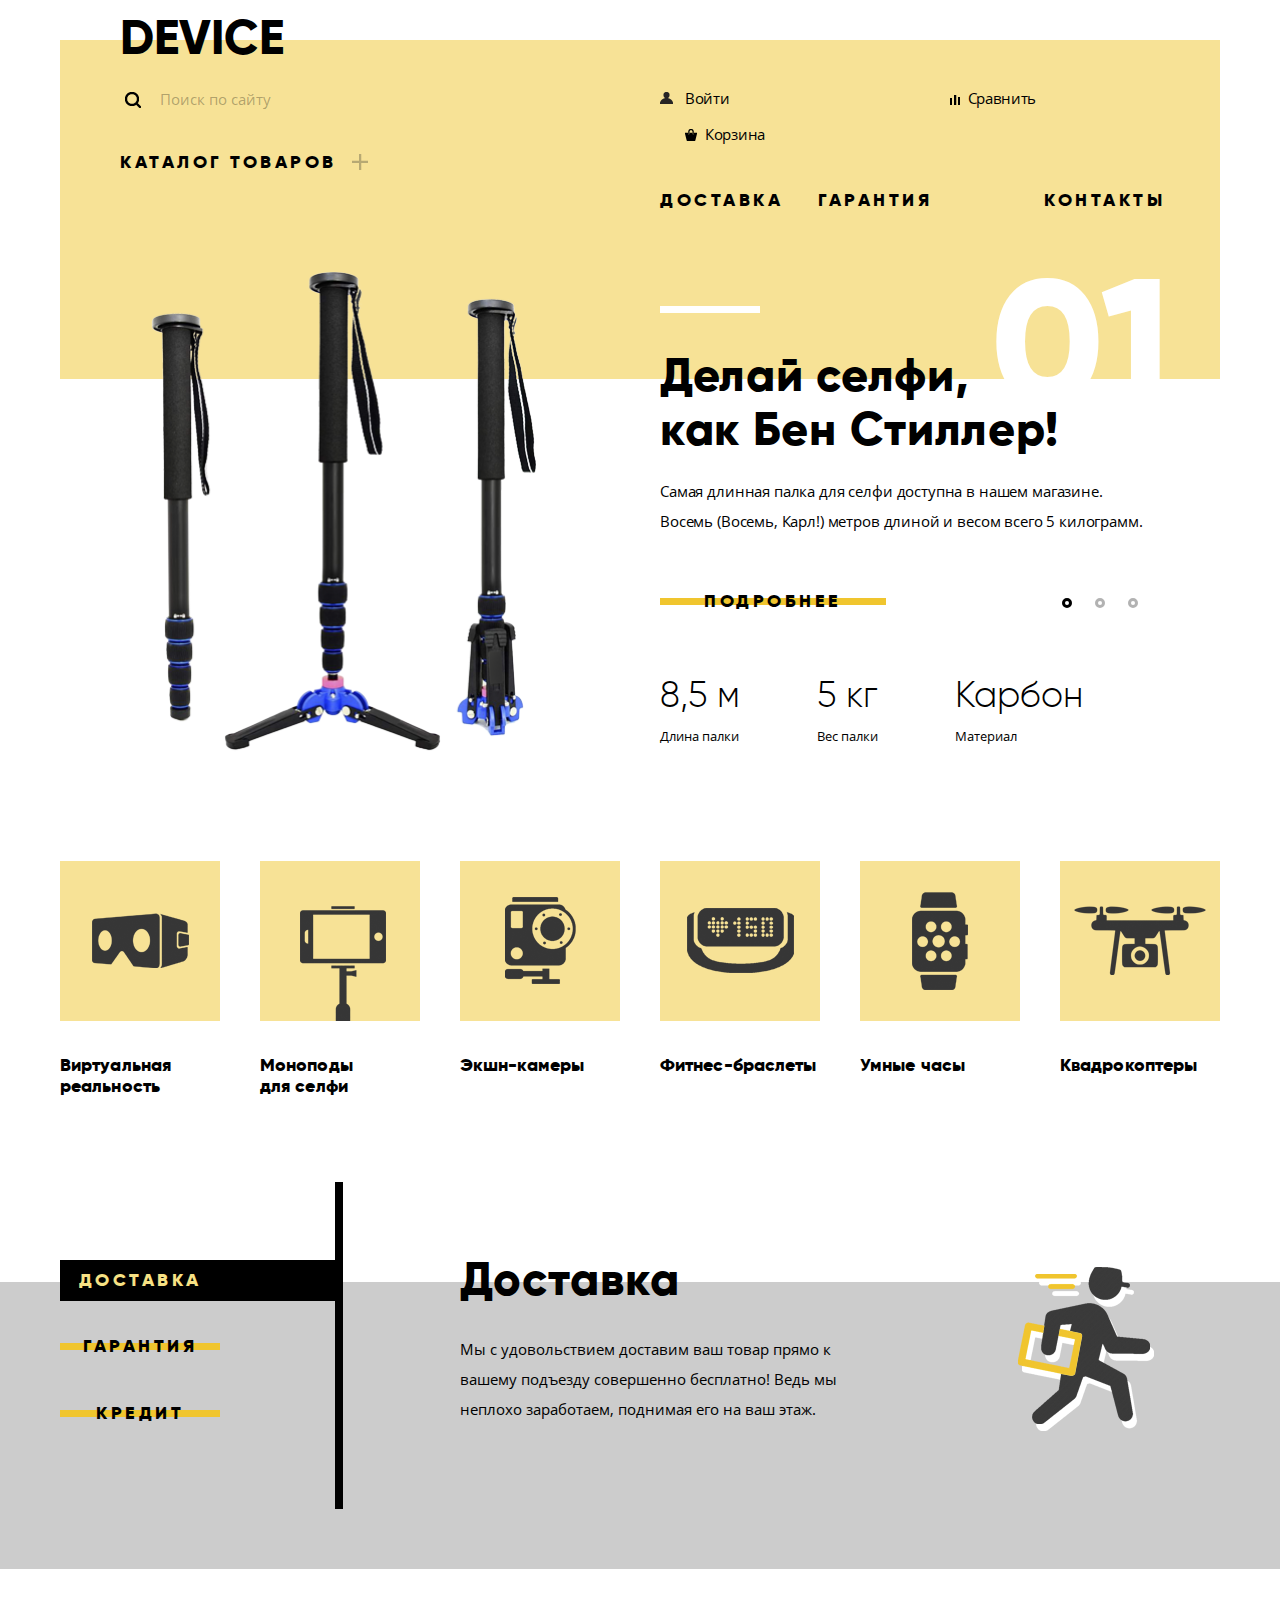
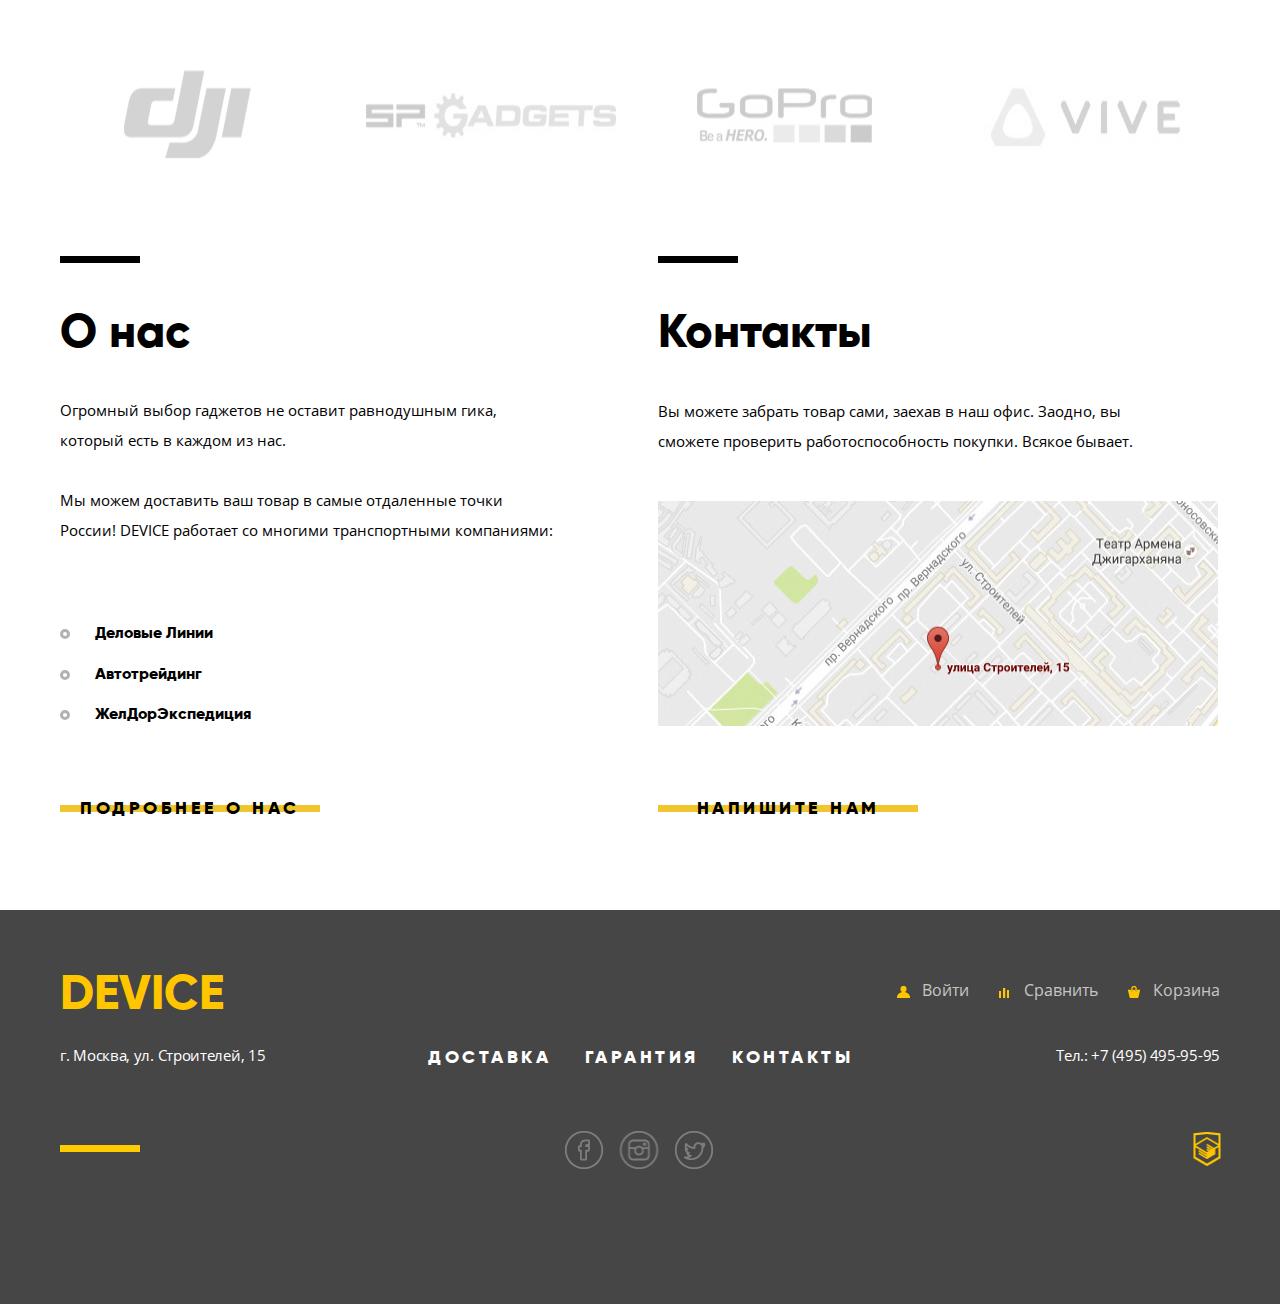
<file: index.html>
<!DOCTYPE html>
<html lang="ru">

<head>
    <meta charset="utf-8">
    <title>Девайс - главная</title>
    <link rel="stylesheet" href="css/normalize-compressed.css">
    <link rel="stylesheet" href="./css/main-compressed.css">
</head>

<body>
    <div class="page-container">
        <header class="page-header">
            <a class="page-header__logo">DEVICE</a>

            <div class="page-header__container">
                <section class="page-header__left">

                    <div class="search">
                        <form class="search-form">
                            <input type="search" placeholder="Поиск по сайту">
                            <a href="#" class="search-btn">Найти</a>
                        </form>
                    </div>

                    <div class="goods-catalog">
                        <h3 class="catalog-h__container">
                            <a href="catalog.html" class="catalog-h">Каталог товаров</a>
                        </h3>
                        <ul class="sub-nav">
                            <li class="sub-nav__catalog-item">
                                <a href="#">Виртуальная реальность</a>
                            </li>
                            <li class="sub-nav__catalog-item">
                                <a href="#">Фитнес-браслеты</a>
                            </li>
                            <li class="sub-nav__catalog-item">
                                <a href="#">Квадрокоптеры</a>
                            </li>
                            <li class="sub-nav__catalog-item">
                                <a href="#">Моноподы для селфи</a>
                            </li>
                            <li class="sub-nav__catalog-item">
                                <a href="#">Умные часы</a>
                            </li>
                            <li class="sub-nav__catalog-item">
                                <a href="#">Экшн-камеры</a>
                            </li>
                        </ul>
                    </div>
                </section>

                <section class="page-header__right">

                    <ul class="user-actions__list">
                        <li class="user-actions__item login">
                            <a href="#">Войти</a>
                        </li>
                        <li class="user-actions__item compare">
                            <a href="#">Сравнить</a>
                        </li>
                        <li class="user-actions__item cart">
                            <a href="#">Корзина</a>
                        </li>
                    </ul>

                    <nav class="page-header__menu">
                        <ul class="page-header__menu-list">
                            <li class="page-header__menu-item active">
                                <a href="#">ДОСТАВКА</a>
                            </li>
                            <li class="page-header__menu-item">
                                <a href="#">ГАРАНТИЯ</a>
                            </li>
                            <li class="page-header__menu-item">
                                <a href="#">КОНТАКТЫ</a>
                            </li>
                        </ul>
                    </nav>
                </section>
            </div>
        </header>
    </div>
    <!--container -->


    <main>
        <div class="page-container">
            <div class="slides-block">

                <div class="item-description active">
                    <div class="img-container">
                        <img src="img/slider-1.png" alt="selfie-pod" width="385" height="485">
                    </div>
                    <div class="item-description__text">
                        <h2>Делай селфи, <br /> как Бен Стиллер!</h2>
                        <p>
                            Самая длинная палка для селфи доступна в нашем магазине.<br /> Восемь (Восемь, Карл!) метров длиной и весом всего 5 килограмм.
                        </p>

                        <div class="slider-control">
                            <a href="#" class="btn narrow">ПОДРОБНЕЕ</a>

                            <ul class="slider-switch__list">
                                <li class="slider-switch__list-item active"></li>
                                <li class="slider-switch__list-item"></li>
                                <li class="slider-switch__list-item"></li>
                            </ul>
                        </div>

                        <ul class="feature__list">
                            <li class="feature__list-item">
                                <span class="feature-name">8,5 м</span>
                                <span class="feature-name__sub">Длина палки</span>
                            </li>
                            <li class="feature__list-item">
                                <span class="feature-name">5 кг</span>
                                <span class="feature-name__sub">Вес палки</span>
                            </li>
                            <li class="feature__list-item">
                                <span class="feature-name">Карбон</span>
                                <span class="feature-name__sub">Материал</span>
                            </li>
                        </ul>
                    </div>
                </div>

                <div class="item-description">
                    <div class="img-container">
                        <img src="img/slider-2.png" alt="fitness-clock" width="345" height="485">
                    </div>
                    <div class="item-description__text">
                        <h2>
                            Худеем правильно!
                        </h2>
                        <p>
                            Мотивирующие фитнес-браслеты помогут найти в себе силы не пропускать занятия и соблюдать диету.
                        </p>

                        <div class="slider-control">
                            <a href="#" class="btn narrow">ПОДРОБНЕЕ</a>

                            <ul class="slider-switch__list">
                                <li class="slider-switch__list-item"></li>
                                <li class="slider-switch__list-item active"></li>
                                <li class="slider-switch__list-item"></li>
                            </ul>
                        </div>

                        <ul class="feature__list">
                            <li class="feature__list-item">
                                <span class="feature-name">48 часов</span>
                                <span class="feature-name__sub">Без подзарядки</span>
                            </li>
                        </ul>
                    </div>
                </div>

                <div class="item-description">
                    <div class="img-container">
                        <img src="img/slider-3.png" alt="copter" width="525" height="335">
                    </div>
                    <div class="item-description__text">
                        <h2>
                            Порхает как бабочка, жалит как пчела
                        </h2>
                        <p>
                            Этот обычный, на первый взгляд, квадрокоптер оснащен мощным лазером, замаскированным под стандартную камеру.
                        </p>

                        <div class="slider-control">
                            <a href="#" class="btn narrow">ПОДРОБНЕЕ</a>

                            <ul class="slider-switch__list">
                                <li class="slider-switch__list-item"></li>
                                <li class="slider-switch__list-item"></li>
                                <li class="slider-switch__list-item active"></li>
                            </ul>
                        </div>

                        <ul class="feature__list">
                            <li class="feature__list-item">
                                <span class="feature-name">800 м</span>
                                <span class="feature-name__sub">Дальность полета</span>
                            </li>
                            <li class="feature__list-item">
                                <span class="feature-name">50 м</span>
                                <span class="feature-name__sub">Радиус поражения</span>
                            </li>
                        </ul>

                    </div>
                </div>
            </div>

            <div class="popular">
                <a href="./catalog.html" class="popular-item__container">
                    <div class="popular-item"></div>
                    <span>Виртуальная реальность</span>
                </a>

                <a href="./catalog.html" class="popular-item__container">
                    <div class="popular-item"></div>
                    <span>Моноподы <br />для селфи</span>
                </a>

                <a href="./catalog.html" class="popular-item__container">
                    <div class="popular-item"></div>
                    <span>Экшн-камеры</span>
                </a>

                <a href="./catalog.html" class="popular-item__container">
                    <div class="popular-item"></div>
                    <span>Фитнес-браслеты</span>
                </a>

                <a href="./catalog.html" class="popular-item__container">
                    <div class="popular-item"></div>
                    <span>Умные часы</span>
                </a>

                <a href="./catalog.html" class="popular-item__container">
                    <div class="popular-item"></div>
                    <span>Квадрокоптеры</span>
                </a>
            </div>

            <!-- container close -->

            <div class="services">
                <div class="services-container">
                    <ul class="services-menu__list">
                        <li class="services-menu__list-item active">
                            <a href="#" class="btn">ДОСТАВКА</a>
                        </li>
                        <li class="services-menu__list-item">
                            <a href="#" class="btn">ГАРАНТИЯ</a>
                        </li>
                        <li class="services-menu__list-item">
                            <a href="#" class="btn">КРЕДИТ</a>
                        </li>
                    </ul>

                    <div class="service-item active">
                        <h2>
                            Доставка
                        </h2>
                        <p>
                            Мы с удовольствием доставим ваш товар прямо к вашему подъезду совершенно бесплатно! Ведь мы неплохо заработаем, поднимая его на ваш этаж.
                        </p>
                    </div>

                    <div class="service-item">
                        <h2>
                            Гарантия
                        </h2>
                        <p>
                            Если из-за возгарания купленного у нас товара у вас сгорит дом - не переживайте, мы выдадим вам новый. Товар, не дом, конечно же.
                        </p>
                    </div>

                    <div class="service-item">
                        <h2>
                            Кредит
                        </h2>
                        <p>
                            Залезть в долговую яму стало проще! Кредитные консультанты подберут для вас наиболее выгодные условия кредита. Выгодные для нашего банка, разумеется.
                        </p>
                    </div>
                </div>
            </div>

            <div class="partners">
                <a href="#" class="img-container">
                    <img src="img/logo-1.png" alt="dji" width="260" height="120">
                </a>
                <a href="#" class="img-container">
                    <img src="img/logo-2.png" alt="sp gadgets" width="260" height="120">
                </a>
                <a href="#" class="img-container">
                    <img src="img/logo-3.png" alt="goPro" width="260" height="120">
                </a>
                <a href="#" class="img-container">
                    <img src="img/logo-4.png" alt="vive" width="260" height="120">
                </a>
            </div>

            <div class="about-us">
                <h2>
                    О нас
                </h2>
                <p>
                    Огромный выбор гаджетов не оставит равнодушным гика, который есть в каждом из нас.
                </p>
                <p>
                    Мы можем доставить ваш товар в самые отдаленные точки России! DEVICE работает со многими транспортными компаниями:
                </p>
                <ul class="delivery-partners__list">
                    <li class="delivery-partners__list-item">Деловые Линии</li>
                    <li class="delivery-partners__list-item">Автотрейдинг</li>
                    <li class="delivery-partners__list-item">ЖелДорЭкспедиция</li>
                </ul>
                <a href="#" class="btn">Подробнее о нас</a>
            </div>

            <div class="contacts">
                <h2>
                    Контакты
                </h2>
                <p>
                    Вы можете забрать товар сами, заехав в наш офис. Заодно, вы сможете проверить работоспособность покупки. Всякое бывает.
                </p>
                <a href="#" class="js-open-map">
                    <img src="img/map.jpg" alt="Adress on map: Stroiteley st., 15" width="560" height="225">
                </a>
                <a href="#" class="btn modal-open">Напишите нам</a>
            </div>
        </div>
    </main>

    <footer class="page-footer">
        <div class="container">
            <div class="page-footer__first-row">
                <div class="page-footer__logo">
                    <a href="#" class="logo">DEVICE</a>
                </div>

                <ul class="page-footer__user-actions-list">
                    <li class="page-footer__user-actions-list-item login">
                        <a href="#">Войти</a>
                    </li>
                    <li class="page-footer__user-actions-list-item compare">
                        <a href="#">Сравнить</a>
                    </li>
                    <li class="page-footer__user-actions-list-item cart">
                        <a href="#">Корзина</a>
                    </li>
                </ul>
            </div>

            <div class="page-footer__second-row">
                <div class="page-footer__adress">
                    <p>г. Москва, ул. Строителей, 15</p>
                </div>

                <ul class="page-footer__menu-list">
                    <li class="page-footer__menu-item">
                        <a href="#">ДОСТАВКА</a>
                    </li>
                    <li class="page-footer__menu-item">
                        <a href="#">ГАРАНТИЯ</a>
                    </li>
                    <li class="page-footer__menu-item">
                        <a href="#">КОНТАКТЫ</a>
                    </li>
                </ul>

                <div class="page-footer__phone">
                    <p>Тел.: +7 (495) 495-95-95</p>
                </div>
            </div>

            <div class="page-footer__third-row">
                <div class="page-footer__line"></div>

                <ul class="page-footer__social-list">
                    <li class="social fb">
                        <a href="#" title="Facebook">Facebook</a>
                    </li>
                    <li class="social inst">
                        <a href="#" title="Instagram">Instagram</a>
                    </li>
                    <li class="social twitter">
                        <a href="#" title="Twitter">Twitter</a>
                    </li>
                </ul>

                <a href="https://htmlacademy.ru/intensive/htmlcss" class="htmlacademy-logo" title="HTML Academy - Интенсив HTML/CSS">HTML Academy - Интенсив HTML/CSS</a>
            </div>
        </div>
    </footer>

    <div class="popup-form">
        <div class="close-window"></div>
        <form action="#">
            <div class="input-container">
                <label for="name">Ваше имя:</label>
                <input type="text" name="name" pattern="^[A-Za-zА-Яа-яЁё\s]+$" id="name" placeholder="Представьтесь, пожалуйста">
            </div>

            <div class="input-container">
                <label for="email">Ваш e-mail:</label>
                <input type="text" name="email" id="email" placeholder="Для отправки ответа">
            </div>

            <div class="input-container">
                <label for="message">Текст письма:</label>
                <textarea name="message" id="message" placeholder="В свободной форме" cols="105" rows="10"></textarea>
            </div>

            <button type="submit" class="btn">Отправить</button>
        </form>
    </div>
    <div class="modal-overlay"></div>


    <div class="modal-content-map">
        <div class="modal-content-close"></div>
        <iframe src="https://www.google.com/maps/embed?pb=!1m18!1m12!1m3!1d17989.651522353346!2d37.51062712447527!3d55.69409137180915!2m3!1f0!2f0!3f0!3m2!1i1024!2i768!4f13.1!3m3!1m2!1s0x46b54cf65f5c8955%3A0x694710ccd55501e!2z0YPQuy4g0KHRgtGA0L7QuNGC0LXQu9C10LksIDE1LCDQnNC-0YHQutCy0LAsIDExOTMxMQ!5e0!3m2!1sru!2sru!4v1494446292651" width="960" height="560" style="border:0" allowfullscreen></iframe>
        <div id="google-map"></div>
    </div>
    <div class="modal-overlay"></div>

    <script src="js/script-compressed.js"></script>
</body>

</html>
</file>
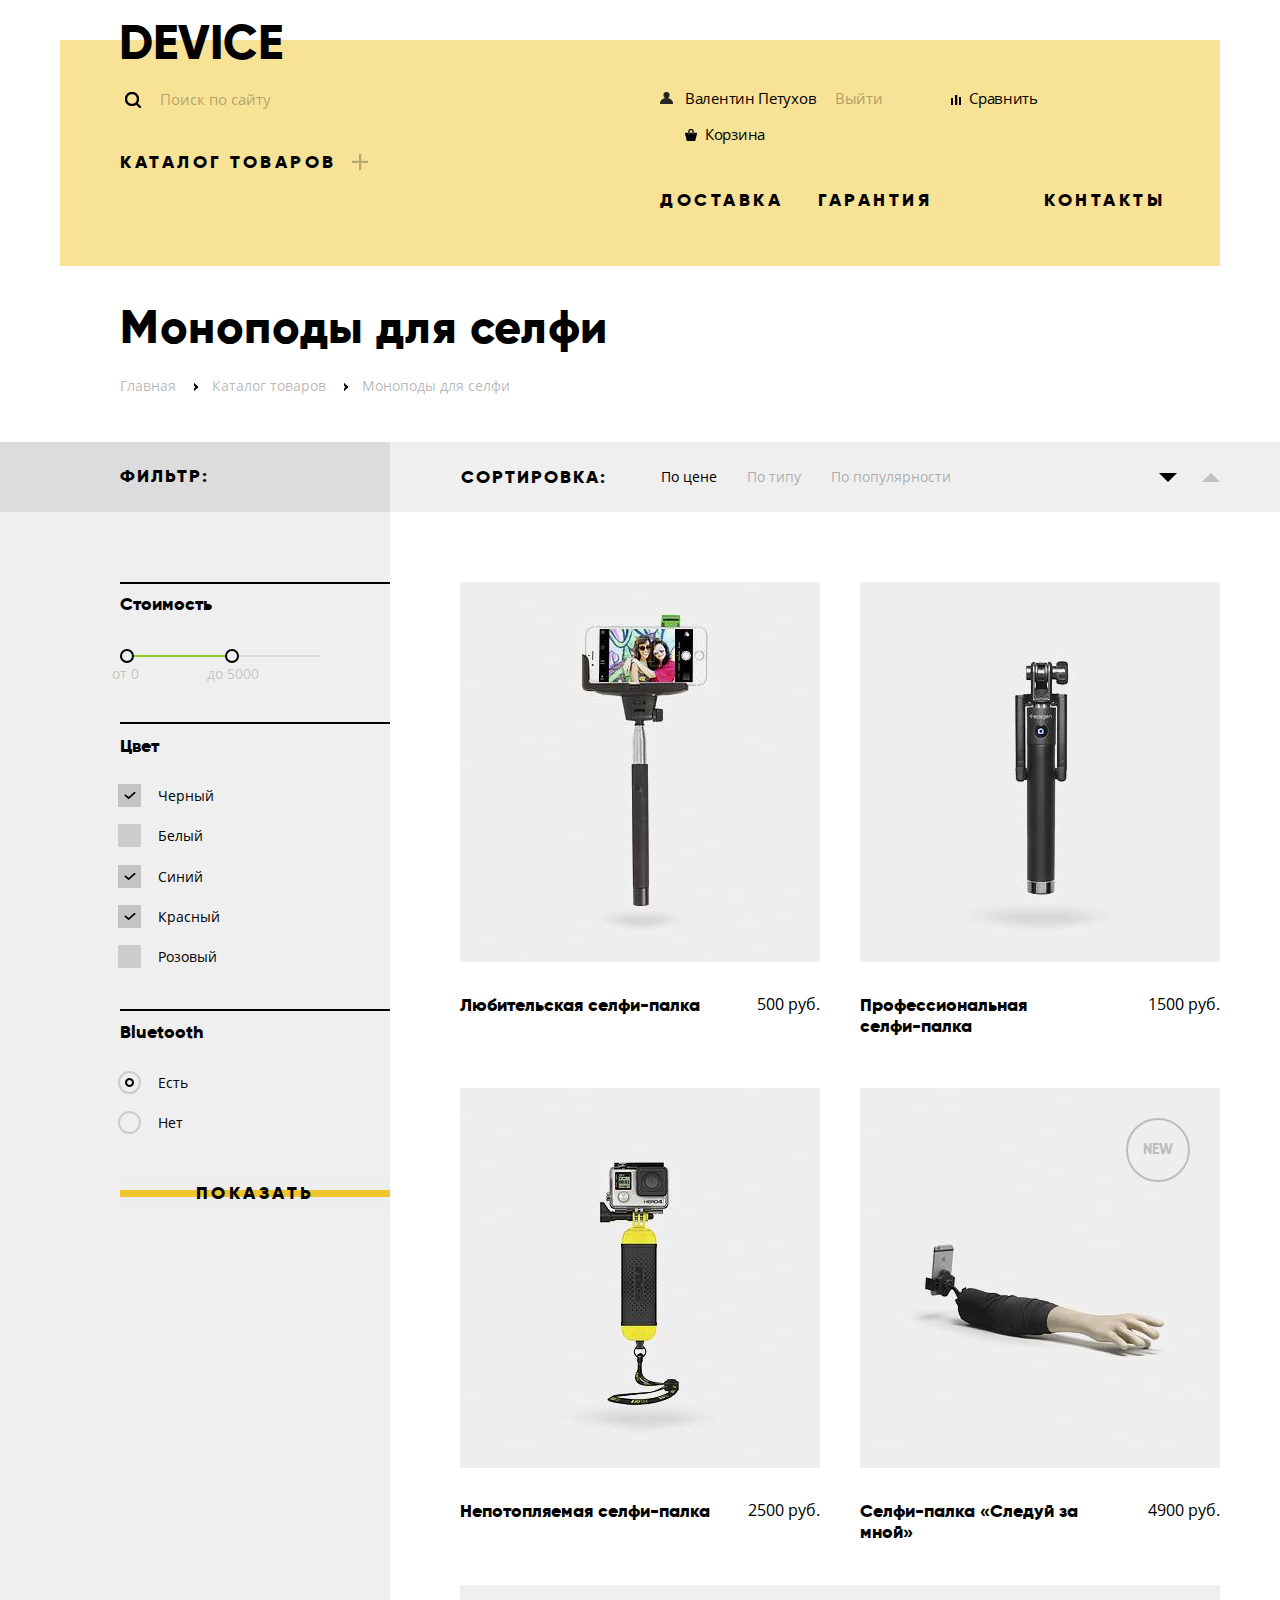
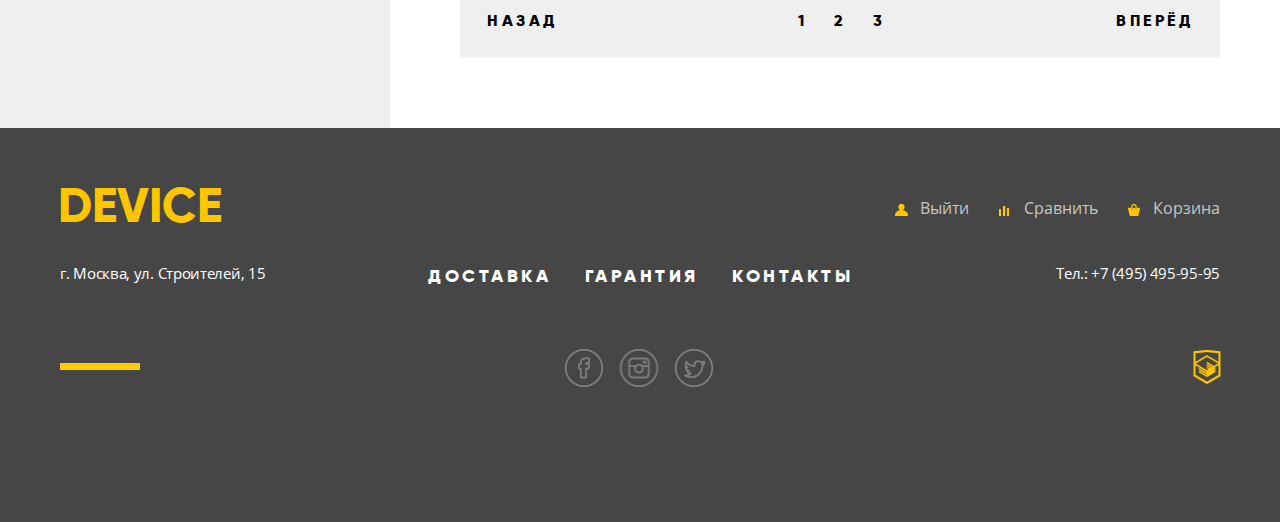
<file: catalog.html>
<!DOCTYPE html>
<html lang="ru">

<head>
    <meta charset="UTF-8">
    <title>Девайс - моноподы для селфи</title>
    <link rel="stylesheet" href="css/normalize-compressed.css">
    <link rel="stylesheet" href="./css/main-compressed.css">
</head>

<body>
    <div class="page-container">
        <header class="page-header page-header__catalog">
            <a href="./index.html" class="page-header__logo catalog__logo">DEVICE</a>

            <div class="page-header__container">
                <section class="page-header__left">

                    <div class="search">
                        <form class="search-form">
                            <input type="search" placeholder="Поиск по сайту">
                            <a href="#" class="search-btn">Найти</a>
                        </form>
                    </div>

                    <div class="goods-catalog">
                        <h3 class="catalog-h__container">
                            <a href="catalog.html" class="catalog-h">Каталог товаров</a>
                        </h3>
                        <ul class="sub-nav">
                            <li class="sub-nav__catalog-item">
                                <a href="#">Виртуальная реальность</a>
                            </li>
                            <li class="sub-nav__catalog-item">
                                <a href="#">Фитнес-браслеты</a>
                            </li>
                            <li class="sub-nav__catalog-item">
                                <a href="#">Квадрокоптеры</a>
                            </li>

                            <li class="sub-nav__catalog-item">
                                <a href="#">Моноподы для селфи</a>
                            </li>
                            <li class="sub-nav__catalog-item">
                                <a href="#">Умные часы</a>
                            </li>

                            <li class="sub-nav__catalog-item">
                                <a href="#">Экшн-камеры</a>
                            </li>
                        </ul>
                    </div>
                </section>

                <section class="page-header__right">

                    <ul class="user-actions__list">
                        <li class="user-actions__item login active">
                            <a href="../profile.html">Валентин Петухов</a>
                        </li>
                        <li class="user-actions__item quit">
                            <a href="#">Выйти</a>
                        </li>
                        <li class="user-actions__item compare">
                            <a href="#">Сравнить</a>
                        </li>
                        <li class="user-actions__item cart">
                            <a href="#">Корзина</a>
                        </li>
                    </ul>

                    <nav class="page-header__menu">
                        <ul class="page-header__menu-list">
                            <li class="page-header__menu-item active">
                                <a href="#">ДОСТАВКА</a>
                            </li>
                            <li class="page-header__menu-item">
                                <a href="#">ГАРАНТИЯ</a>
                            </li>
                            <li class="page-header__menu-item">
                                <a href="#">КОНТАКТЫ</a>
                            </li>
                        </ul>
                    </nav>
                </section>
            </div>
        </header>

        <main>
            <div class="container">

                <div class="breadcrumbs">
                    <h1>
                        Моноподы для селфи
                    </h1>
                    <ul class="breadcrumbs__list">
                        <li class="breadcrumbs__list-item">
                            <a href="index.html">Главная</a>
                        </li>
                        <li class="breadcrumbs__list-item">
                            <a href="#">Каталог товаров</a>
                        </li>
                        <li class="breadcrumbs__list-item">
                            <a>Моноподы для селфи</a>
                        </li>
                    </ul>
                </div>


                <aside class="sidebar">
                    <div class="sidebar-header">
                        <h3>ФИЛЬТР:</h3>
                    </div>
                    <form class="sidebar-form">
                        <div class="fieldset range">
                            <h3 class="sidebar__price-h">Стоимость</h3>
                            <input type="range">
                            <div class="range-field">
                                <div class="range-controls">
                                    <div class="scale">
                                        <div class="bar"></div>
                                    </div>
                                    <div class="toggle toggle-min">
                                        <span>от 0</span>
                                    </div>
                                    <div class="toggle toggle-max">
                                        <span>до 5000</span>
                                    </div>
                                </div>
                            </div>
                        </div>

                        <div class="fieldset checkbox">
                            <h3 class="sidebar__color-h">Цвет</h3>
                            <input type="checkbox" id="black" checked>
                            <label for="black" class="checkbox-label">Черный</label>

                            <input type="checkbox" id="white">
                            <label for="white" class="checkbox-label">Белый</label>

                            <input type="checkbox" id="blue" checked>
                            <label for="blue" class="checkbox-label">Синий</label>

                            <input type="checkbox" id="red" checked>
                            <label for="red" class="checkbox-label">Красный</label>

                            <input type="checkbox" id="pink">
                            <label for="pink" class="checkbox-label">Розовый</label>
                        </div>

                        <div class="fieldset">
                            <h3 class="sidebar__bluetooth-h">Bluetooth</h3>
                            <input type="radio" name="bluetooth" id="yes" checked>
                            <label for="yes" class="radio-label">Есть</label>

                            <input type="radio" name="bluetooth" id="no">
                            <label for="no" class="radio-label">Нет</label>
                        </div>

                        <button type="submit" class="btn">Показать</button>
                    </form>
                </aside>

                <section class="content">
                    <div class="content-header">
                        <h3>СОРТИРОВКА:</h3>
                        <ul class="sort__list">
                            <li class="sort__list-item active"><a href="#">По цене</a></li>
                            <li class="sort__list-item"><a href="#">По типу</a></li>
                            <li class="sort__list-item"><a href="#">По популярности</a></li>
                        </ul>

                        <ul class="sort__btn-list">
                            <li class="sort__btn-list-item">
                                <a href="#" class="sort-btn-up" title="По убыванию">По убыванию</a>
                                <a href="#" class="sort-btn-down" title="По возрастанию">По возрастанию</a>
                            </li>
                            <li class="sort__btn-list-item">
                            </li>
                        </ul>
                    </div>


                    <div class="items-block">
                        <article class="item">
                            <div class="img-container">
                                <div class="img__hover-block">
                                    <button type="button" class="btn">В корзину</button>
                                    <button type="button" class="compare-button">Добавить к сравнению</button>
                                </div>
                                <img src="img/item-1.jpg" alt="dilletant-selfie-pod" width="360" height="380">
                            </div>
                            <div class="item__text">
                                <h1>
                                    <a href="./dilletant-selfie-pod.html">Любительская селфи-палка</a>
                                </h1>
                                <span>500 руб.</span>
                            </div>
                        </article>

                        <article class="item">
                            <div class="img-container">
                                <div class="img__hover-block">
                                    <button type="button" class="btn">В корзину</button>
                                    <button type="button" class="compare-button">Добавить к сравнению</button>
                                </div>
                                <img src="img/item-2.jpg" alt="prof-selfie-pod" width="360" height="380">
                            </div>
                            <div class="item__text">
                                <h1>
                                    <a href="./prof-selfie-pod.html">Профессиональная <br /> селфи-палка</a>
                                </h1>
                                <span>1500 руб.</span>
                            </div>
                        </article>

                        <article class="item">
                            <div class="img-container">
                                <div class="img__hover-block">
                                    <button type="button" class="btn">В корзину</button>
                                    <button type="button" class="compare-button">Добавить к сравнению</button>
                                </div>
                                <img src="img/item-3.jpg" alt="underwater-selfie-pod" width="360" height="380">
                            </div>
                            <div class="item__text">
                                <h1>
                                    <a href="./underwater-selfie-pod.html">Непотопляемая селфи-палка</a>
                                </h1>
                                <span>2500 руб.</span>
                            </div>
                        </article>

                        <article class="item">
                            <div class="img-container new">
                                <div class="img__hover-block">
                                    <button type="button" class="btn">В корзину</button>
                                    <button type="button" class="compare-button">Добавить к сравнению</button>
                                </div>
                                <img src="img/item-4.jpg" alt="go-to-me-selfie-pod" width="360" height="380">
                            </div>
                            <div class="item__text">
                                <h1>
                                    <a href="./go-to-me-selfie-pod.html">Селфи-палка  «Следуй за<br /> мной»</a>
                                </h1>
                                <span>4900 руб.</span>
                            </div>
                        </article>
                    </div>

                    <ul class="pages-list">
                        <li class="pages-list__item-back">
                            <a href="#">Назад</a>
                        </li>
                        <li class="pages-list__item">
                            <a href="#">1</a>
                        </li>
                        <li class="pages-list__item">
                            <a href="#">2</a>
                        </li>
                        <li class="pages-list__item">
                            <a href="#">3</a>
                        </li>
                        <li class="pages-list__item-forwards">
                            <a href="#">Вперёд</a>
                        </li>
                    </ul>
                </section>
            </div>
        </main>
    </div>

    <footer class="page-footer">
        <div class="container">
            <div class="page-footer__first-row">
                <div class="page-footer__logo catalog-logo">
                    <a href="#" class="logo">DEVICE</a>
                </div>

                <ul class="page-footer__user-actions-list">
                    <li class="page-footer__user-actions-list-item login">
                        <a href="#">Выйти</a>
                    </li>
                    <li class="page-footer__user-actions-list-item compare">
                        <a href="#">Сравнить</a>
                    </li>
                    <li class="page-footer__user-actions-list-item cart">
                        <a href="#">Корзина</a>
                    </li>
                </ul>
            </div>

            <div class="page-footer__second-row">
                <div class="page-footer__adress">
                    <p>г. Москва, ул. Строителей, 15</p>
                </div>

                <ul class="page-footer__menu-list">
                    <li class="page-footer__menu-item">
                        <a href="#">ДОСТАВКА</a>
                    </li>
                    <li class="page-footer__menu-item">
                        <a href="#">ГАРАНТИЯ</a>
                    </li>
                    <li class="page-footer__menu-item">
                        <a href="#">КОНТАКТЫ</a>
                    </li>
                </ul>

                <div class="page-footer__phone">
                    <p>Тел.: +7 (495) 495-95-95</p>
                </div>
            </div>

            <div class="page-footer__third-row">
                <div class="page-footer__line"></div>

                <ul class="page-footer__social-list">
                    <li class="social fb">
                        <a href="#" title="Facebook">Facebook</a>
                    </li>
                    <li class="social inst">
                        <a href="#" title="Instagram">Instagram</a>
                    </li>
                    <li class="social twitter">
                        <a href="#" title="Twitter">Twitter</a>
                    </li>
                </ul>

                <a href="https://htmlacademy.ru/intensive/htmlcss" class="htmlacademy-logo" title="HTML Academy - Интенсив HTML/CSS">HTML Academy - Интенсив HTML/CSS</a>
            </div>
        </div>
    </footer>
</body>

</html>
</file>
<file: css/main-compressed.css>
@font-face{font-family:"Gilroy";src:url(../fonts/gilroy/Gilroyextrabold.ttf);font-weight:700}@font-face{font-family:"Gilroy";src:url(../fonts/gilroy/Gilroylight.ttf);font-weight:400}@font-face{font-family:"OpenSans";src:url(../fonts/open_sans/OpenSans-Regular.ttf),url(../fonts/open_sans/OpenSans-Light.ttf)}@font-face{font-family:"Gilroy";src:url(../fonts/gilroy/Gilroyextrabold.woff);font-weight:700}@font-face{font-family:"Gilroy";src:url(../fonts/gilroy/Gilroylight.woff);font-weight:300}@font-face{font-family:"OpenSans";src:url(../fonts/open_sans/OpenSans-Light.woff);font-weight:300}@font-face{font-family:"OpenSans";src:url(../fonts/open_sans/OpenSans-Regular.woff);font-weight:800}@media screen and (min-width: 1160px){body{overflow-x:hidden}}@keyframes bounce{0%{transform:translateY(-2000px)}70%{transform:translateY(30px)}90%{transform:translateY(-10px)}100%{transform:translateY(0)}}@keyframes bounce-reverse{0%{transform:translateY(2000px)}70%{transform:translateY(-30px)}90%{transform:translateY(10px)}100%{transform:translateY(0px)}}@keyframes shake{0%,100%{transform:translateX(0)}10%,30%,50%,70%,90%{transform:translateX(-10px)}20%,40%,60%,80%{transform:translateX(10px)}}body{margin:0 auto;padding:0;width:100%;min-width:1160px;flex-direction:column;font-family:"OpenSans",Arial,sans-serif;font-weight:800}.page-container{min-width:1160px;width:1160px;margin:0 auto;padding:0}h1{font-family:"Gilroy",Arial,sans-serif;font-weight:800;font-size:47px;line-height:auto;color:#000}article h1,h3{font-family:"Gilroy",Arial,sans-serif;font-weight:800;font-size:18px;line-height:auto;color:#000}h2{font-family:"Gilroy",Arial,sans-serif;font-weight:800;font-size:47px;line-height:auto;color:#000}p{font-family:"OpenSans",Arial,sans-serif;font-weight:800;font-size:15px;line-height:30px;color:#000}.page-header__menu-item{font-family:"Gilroy",Arial,sans-serif;font-weight:800;font-size:18px;line-height:auto;color:#000;z-index:2}body *{display:flex;flex-wrap:wrap}main a{text-decoration:none;color:inherit}.page-header{width:1040px;padding:0 60px 122px;margin-top:40px;background-color:#f7e296;position:relative}.page-header__catalog{padding:0 60px 9px}.page-header::after{content:"";width:100px;height:7px;background-color:#fff;position:absolute;bottom:66px;right:460px}.page-header__catalog::after{content:"";width:100px;height:7px;display:none;z-index:-1000}.page-header a{text-decoration:none;color:inherit}.page-header__container{width:100%;flex-direction:row;justify-content:space-between;padding-top:15px;padding-bottom:28px}.page-header__left,.page-header__right{flex-direction:column;width:50%}.user-actions__list{padding:0;margin:0 0 20px;position:relative}.user-actions__item{font-family:"OpenSans",Arial,sans-serif;font-size:15px;font-weight:800;line-height:36px;margin-left:65px;letter-spacing:-.02em;position:relative}.user-actions__list .login{margin-left:45px;margin-right:173px}.user-actions__list .active{margin-right:88px;position:relative}.user-actions__list .quit{position:absolute;left:130px;opacity:.3}.user-actions__list .quit:hover{opacity:1}.user-actions__list .quit:active{opacity:.6}.user-actions__item::before{content:"";position:absolute;top:12px;left:-25px;background-image:url(../img/sprite.png);bacgkround-repeat:no-repeat}.login::before{width:13px;height:12px;background-position:-5px -181px}.login:hover{opacity:.6}.login:active{opacity:.3}.compare::before{width:10px;height:10px;top:15px;left:-18px;background-position:-5px -135px}.compare:hover{opacity:.6}.compare:active{opacity:.3}.cart::before{width:13px;height:12px;top:13px;left:-20px;background-position:-5px -113px}.cart:hover{opacity:.6}.cart:active{opacity:.3}.page-header__logo{width:165px;font-family:"Gilroy",Arial,sans-serif;font-size:48px;font-weight:800;padding:0;margin:-30px 0 0;cursor:pointer}.catalog__logo{margin-top:-25px;margin-bottom:-5px;margin-left:-1px}.page-header__logo:hover{opacity:.6}.page-header__logo:active{opacity:.3}.search{position:relative}.search::before{content:"";position:absolute;top:12px;left:5px;background-image:url(../img/sprite.png);bacgkround-repeat:no-repeat;width:16px;height:16px;background-position:-5px -155px;z-index:10}.page-header input::-ms-clear{display:none}input[type="search"]::-webkit-search-cancel-button{-webkit-appearance:none}input[type="search"]::-webkit-input-placeholder{color:rgba(0,0,0,0.3);font-size:15px}input[type="search"]:-ms-input-placeholder{color:rgba(0,0,0,0.3);font-size:15px}input[type="search"]:hover::-webkit-input-placeholder{color:rgba(0,0,0,0.6)}input[type="search"]:hover:-ms-input-placeholder{color:rgba(0,0,0,0.6)}.page-header input{background:#f7e296;border:none;border-bottom:2px solid transparent;font-family:"OpenSans",Arial,sans-serif;font-size:15px;color:#000;padding:15px 100px 15px 40px;margin:-5px 0 10px;position:relative;box-sizing:border-box;height:49px}.page-header input:focus{outline:none;border-bottom-color:#000}.page-header input:focus + a{display:block}a.search-btn{padding:15px 19px;margin-top:-18px;border:2px solid #000;box-sizing:border-box;display:none}a.search-btn:hover{background-color:#000;color:#fff}a.search-btn:active{color:rgba(255,255,255,0.3)}.search-form{align-items:center}.goods-catalog{position:relative;flex-direction:column}.catalog-h{text-transform:uppercase;letter-spacing:3.5px;width:260px;position:relative}.catalog-h::after{content:"";position:relative;width:16px;height:16px;top:2px;left:15px;background-image:url(../img/sprite.png);background-position:-5px -235px;opacity:.3}.catalog-h:hover{opacity:.6}.catalog-h__container:hover + .sub-nav{z-index:100;opacity:1}.catalog-h:active{opacity:.3}.page-header__menu{width:100%;margin:18px 0}.page-header__menu-list{width:100%;justify-content:flex-start;padding:0;margin:0 0 0 20px;letter-spacing:3.5px}.page-header__menu-item{margin-right:35px}.page-header__menu-item:hover{opacity:.6}.page-header__menu-item:active{opacity:.3}.page-header__menu-item:last-of-type{margin-right:-5px;margin-left:auto}.sub-nav{padding:20px 545px 41px 60px;background-color:#f7e296;font-family:"OpenSans",Arial,sans-serif;font-size:15px;line-height:36px;width:555px;position:absolute;top:24px;left:-60px;z-index:-100;opacity:0}.sub-nav:hover{z-index:100;opacity:1}.sub-nav__catalog-item{margin-right:40px}.sub-nav__catalog-item:hover{opacity:.6}.sub-nav__catalog-item:active{opacity:.3}.sub-nav__catalog-item:nth-of-type(5){margin-right:215px;margin-left:27px}.breadcrumbs{flex-direction:column;width:1160px;padding-left:60px;margin:0 auto}.breadcrumbs h1{letter-spacing:.6px;margin-top:34px;margin-bottom:24px}.breadcrumbs__list{padding:0;margin:0 0 48px}.breadcrumbs__list-item{margin-right:36px;color:rgba(0,0,0,0.3);position:relative;font-size:14px}.breadcrumbs__list-item:last-of-type{cursor:default}.breadcrumbs__list-item:hover{color:rgba(0,0,0,0.6)}.breadcrumbs__list-item:active{color:rgba(0,0,0,0.1)}.breadcrumbs__list-item + li::after{content:"";position:absolute;left:-21px;top:6px;border:2px solid #000;width:2px;height:2px;transform:rotate(45deg);border-left-color:transparent;border-bottom-color:transparent}.sidebar{flex-direction:column;background-color:#efefef;width:270px;padding-left:800px;margin-left:-740px}.sidebar h3{width:100%}.sidebar__price-h{margin:10px 0 20px}.sidebar__color-h{margin:12px 0 32px}.sidebar__bluetooth-h{margin:11px 0 32px}.sidebar-header{background-color:#dcdcdc;height:70px;padding-left:800px;margin-left:-824px}.sidebar-form{flex-direction:column;padding:70px 70px 0 0}.sidebar-form .fieldset{border-top:2px solid #000;padding-bottom:40px}.fieldset.checkbox{padding-bottom:20px}.sidebar-form input[type="range"],.sidebar-form input[type="checkbox"],.sidebar-form input[type="radio"]{display:none;position:relative}.range-field{margin-bottom:5px}.range-controls{width:250px;padding:20px 20px 20px 0;position:relative}.range-controls .toggle{width:10px;height:10px;border-radius:50%;border:2px solid #000;position:absolute;top:14px;left:0;background:#efefef;cursor:pointer}.range-controls .toggle:active{border-color:#fff;background-color:#7eae29}.range-controls .toggle-max{left:105px}.range-controls span{margin-top:15px;margin-left:-10px;color:rgba(0,0,0,0.2);white-space:nowrap;font-size:14px}.toggle-max span{margin-left:-20px}.range-controls .scale{width:200px;height:2px;background:#dbdbdb}.range-controls .bar{width:115px;height:2px;background:#91c92f}.sidebar-form label{width:90%;margin-left:38px;margin-bottom:24px;position:relative;cursor:pointer;font-size:14px}.checkbox-label::before{content:"";position:absolute;left:-40px;top:-4px;width:23px;height:23px}input[type=checkbox]:checked + .checkbox-label:hover::before{background-color:#ccc}input[type=checkbox]:checked + .checkbox-label::before{background:url(../img/input-checkbox-checked.png) center center no-repeat #c4c4c4}input[type=checkbox]:checked + .checkbox-label:active::before{background:#c4c4c4}input[type=checkbox]:not(:checked) + .checkbox-label::before{background-color:#ccc}input[type=checkbox]:not(:checked) + .checkbox-label:hover::before{background-color:#cecece}input[type=checkbox]:not(:checked) + .checkbox-label:active::before{background:url(../img/input-checkbox-checked.png) center center no-repeat #c4c4c4}.radio-label::before{content:"";position:absolute;left:-40px;top:-4px;width:23px;height:23px;border-radius:50%;box-sizing:border-box}input[type=radio]:not(:checked) + .radio-label::before{border:2px solid #cdcdcd}input[type=radio]:not(:checked) + .radio-label:hover::before{border:2px solid #bcbcbc}input[type=radio]:not(:checked) + .radio-label:active::before{border:2px solid #acacac;background:url(../img/input-radio-checked.png) center center no-repeat}input[type=radio]:checked + .radio-label::before{border:2px solid #ccc;background:url(../img/input-radio-checked.png) center center no-repeat}input[type=radio]:checked + .radio-label:hover::before{background:url(../img/input-radio-checked.png) center center no-repeat;border:2px solid #c5c5c5}input[type=radio]:checked + .radio-label:active::before{border:2px solid #afafaf}.sidebar-form .btn{margin-top:-20px;height:auto;cursor:pointer;border-top-color:#eee;border-bottom-color:#eee;width:100%}.content{width:830px;box-sizing:border-box}.content-header h3,.sidebar-header h3{letter-spacing:2px;margin:24px}.content-header{padding-left:47px;align-items:center;background-color:#efefef;width:100%;height:70px;position:relative}.content-header::after{content:"";position:absolute;width:3000px;height:100%;background-color:#efefef;z-index:-1;top:0}.sort__list-item{color:rgba(0,0,0,0.3);font-size:14px}.sort__list-item.active{color:rgba(0,0,0,1)}.sort__list-item:hover{color:rgba(0,0,0,0.6)}.sort__list-item:active{color:rgba(0,0,0,1)}.sort__list{padding:0;margin:0 0 0 25px}.sort__btn-list{padding:0;margin:0 0 0 auto}.sort__btn-list-item a{border:9px solid transparent;margin-left:25px;opacity:.2;font-size:0}.sort__btn-list-item a:hover{opacity:.4}.sort__btn-list-item a:active{opacity:1}a.sort-btn-up{border-top-color:#000;border-bottom:none;opacity:1}a.sort-btn-down{border-bottom-color:#000;border-top:none}.sort__list-item:first-of-type{margin-left:5px}.sort__list-item{margin-left:30px}.items-block{padding:30px 0 0 30px}.item{width:360px;box-sizing:border-box;margin:40px 0 0 40px;align-content:flex-start}.item .img-container{height:380px;margin-bottom:33px}.item__text{width:100%;justify-content:space-between}.item h1{margin-top:0}.item span{}.img-container{position:relative}.img-container.new::after{content:"new";width:60px;height:60px;position:absolute;top:30px;right:30px;border-radius:50%;border:2px solid #000;display:flex;justify-content:center;align-items:center;font-family:"Gilroy",Arial,sans-serif;font-size:14px;font-weight:700;text-transform:uppercase;opacity:.2}.img-container:hover > .img__hover-block{z-index:1}.img__hover-block{position:absolute;width:360px;height:380px;flex-direction:column;justify-content:center;align-items:center;background:rgba(204,204,204,0.8);z-index:-100}.img__hover-block .btn{box-sizing:content-box;height:auto;max-height:10px;border-color:transparent;cursor:pointer;margin-bottom:20px;background-clip:padding-box}.img__hover-block .btn:hover{border-top-color:#f0c52e;border-bottom-color:#f0c52e}.img__hover-block .compare-button{border:none;outline:none;background:transparent;cursor:pointer;color:rgba(0,0,0,0.5)}.img__hover-block .compare-button:hover{color:rgba(0,0,0,1)}.img__hover-block .compare-button:active{color:rgba(0,0,0,0.2)}.pages-list{width:100%;padding:0;margin:30px 0 70px 70px;box-sizing:border-box;background-color:#efefef;justify-content:center;position:relative;font-family:"Gilroy",Arial,sans-serif;font-weight:700;text-transform:uppercase;font-size:16px}.pages-list__item a{padding:27.5px 15px}.pages-list__item a:hover{opacity:.6}.pages-list__item a:active{opacity:.3}.pages-list__item-back{position:absolute;left:0}.pages-list__item-forwards{position:absolute;right:0}.pages-list__item-back a,.pages-list__item-forwards a{padding:27px;letter-spacing:3.5px}.pages-list__item-back:hover,.pages-list__item-forwards:hover{background-color:#ccc}.pages-list__item-back:active a,.pages-list__item-forwards:active a{color:rgba(0,0,0,0.3)}.item-description .img-container{width:600px;height:500px;margin-top:-39px;margin-left:-17px;margin-right:17px}.item-description img{margin:auto}.item-description{position:relative;display:none;margin-top:-79px}.item-description::after{position:absolute;right:48px;top:-60px;font-size:179px;font-weight:700;font-family:"Gilroy",Arial,sans-serif;color:#fff;z-index:1}.item-description.active{display:flex}.item-description:first-of-type::after{content:"01"}.item-description:nth-of-type(2)::after{content:"02"}.item-description:last-of-type::after{content:"03"}.item-description__text{margin-top:23px;width:560px}.item-description__text h2{margin:0 0 5px;align-self:flex-end;letter-spacing:.7px;z-index:2}.item-description__text p{letter-spacing:-.15px;margin-bottom:22px}.btn{font-family:"Gilroy",Arial,sans-serif;font-size:18px;font-weight:800;letter-spacing:3.5px;overflow:visible;cursor:pointer;padding:0 44px;text-transform:uppercase;border:15px solid #fff;border-left:none;border-right:none;line-height:7px;height:7px;justify-content:center;background-color:#f0c52e}.btn:hover{border-color:#f0c52e}.btn:active{color:rgba(0,0,0,0.3);outline:none}.slider-control a.narrow{margin-bottom:30px}.slider-control{width:100%;justify-content:space-between}.slider-switch__list{margin:0 82px 0 0;padding:0;flex-direction:row;margin-top:15px}.slider-switch__list-item{width:4px;height:4px;border:3px solid #000;border-radius:50%;margin-left:23px;cursor:pointer;opacity:.3}.slider-switch__list-item.active{opacity:1}.slider-switch__list-item.active:hover{opacity:1}.slider-switch__list-item:hover{opacity:.4}.slider-switch__list-item:active{opacity:1}.feature__list{padding:0;margin:0}.item-description__text .feature__list-item{flex-direction:column;margin-right:77px}.feature-name{font-family:"Gilroy",Arial,sans-serif;font-weight:300;font-size:36px}.feature-name__sub{font-size:13px;font-family:"OpenSans",Arial,sans-serif;line-height:0;margin-top:20px}.popular{width:100%;justify-content:space-between;margin:100px 0 157px;font-family:"Gilroy",Arial,sans-serif;font-weight:700;font-size:18px}.popular a{flex-direction:column;width:160px}.popular-item{width:160px;position:relative;cursor:pointer;flex-direction:column;justify-content:flex-end}.popular-item__container{position:relative;height:auto;min-height:264px}.popular-item + span{margin:194px 0 0;letter-spacing:.1px}.popular-item__container::before{content:"";position:absolute;width:160px;height:160px;background-color:#f7e296;z-index:5}.popular-item__container::after{content:"";position:absolute;top:0;width:160px;height:160px;background-color:#f7e296;z-index:4}.popular-item__container:nth-of-type(1)::before{background:url(../img/popular-1.png) center center no-repeat #f7e296}.popular-item__container:nth-of-type(2)::before{background:url(../img/popular-2.png) 40px 45px no-repeat}.popular-item__container:nth-of-type(3)::before{background:url(../img/popular-3.png) center center no-repeat}.popular-item__container:nth-of-type(4)::before{background:url(../img/popular-4.png) center center no-repeat}.popular-item__container:nth-of-type(5)::before{background:url(../img/popular-5.png) center center no-repeat}.popular-item__container:last-of-type::before{background:url(../img/popular-6.png) center center no-repeat}.popular-item__container:first-of-type:hover::before,.popular-item__container:nth-of-type(2):hover::before,.popular-item__container:nth-of-type(3):hover::before,.popular-item__container:nth-of-type(4):hover::before,.popular-item__container:nth-of-type(5):hover::before,.popular-item__container:last-of-type:hover::before{background-color:#f0c52e}.popular-item__container:first-of-type:active::after,.popular-item__container:nth-of-type(2):active::after,.popular-item__container:nth-of-type(3):active::after,.popular-item__container:nth-of-type(4):active::after,.popular-item__container:nth-of-type(5):active::after,.popular-item__container:last-of-type:active::after{z-index:6;background-color:rgba(240,197,46,0.7)}.popular-item__container:active{color:rgba(0,0,0,0.3)}.services a{text-decoration:none;color:inherit}.services{background-color:#ccc;width:100%;min-width:1160px;padding-bottom:60px;margin-bottom:-10px;position:relative}.services-container{margin:0 auto;margin-top:-100px;width:100%;min-width:1160px}.services::after{content:"";position:absolute;width:5000px;height:100%;background-color:#ccc;z-index:-1;top:0;left:-2000px}.services-menu__list{width:100%}.services-menu__list .btn{padding:0 20px;border-color:transparent;background-clip:padding-box;border:17px solid transparent;border-left:none;border-right:none}.services-menu__list .btn:hover{border-color:#f0c52e;background-color:#f0c52e;color:#000}.services-menu__list .btn:active{border-color:#000;background-color:#000;color:#f7e184}.services-menu__list-item.active{border-right-color:#000}.services-menu__list-item.active .btn{border-color:#000;background-color:#000;color:#f7e184}.services-menu__list-item:active{border-right-color:#000}.services-menu__list{flex-direction:column;justify-content:space-around;border-right:8px solid #000;padding:65px 0 62px;margin:0;width:275px}.services-menu__list-item{border-right:115px solid transparent}.services-menu__list-item a{width:120px;justify-content:center}.service-item{min-width:630px;width:auto;flex-direction:column;flex-grow:1;padding:70px 0 70px 117px;display:none}.service-item.active{display:flex}.service-item h2{margin:0;letter-spacing:1px}.service-item:nth-of-type(1){background:url(../img/delivery.png) 675px 85px no-repeat}.service-item:nth-of-type(2){background:url(../img/warranty.png) 675px 85px no-repeat}.service-item:nth-of-type(3){background:url(../img/credit.png) 675px 85px no-repeat}.service-item p{width:430px;margin-top:28px}.partners{width:100%;justify-content:space-between;padding:97px 0 93px}.partners a{opacity:.2;filter:grayscale(100%)}.partners a:hover{opacity:1;filter:none}.about-us{flex-direction:column;justify-content:space-between;width:499px;position:relative;margin-right:99px}.about-us::before,.contacts::before{content:"";width:80px;height:7px;background-color:#000;position:absolute;top:-13px}.about-us h2,.contacts h2{margin:35px 0 20px}.about-us p,.contacts p{width:495px}.about-us p:last-of-type{margin:12px 0 60px}.contacts p{margin:18px 0 45px}.about-us .btn,.contacts .btn{width:260px;padding:0;margin:64px 0 83px;text-transform:uppercase;font-size:18px;letter-spacing:3.5px}.delivery-partners__list{flex-direction:column;padding:0;margin:0;margin-top:-5px}.delivery-partners__list-item{position:relative;margin:22px 0 0 35px;font-family:"Gilroy",Arial,sans-serif;font-weight:700}.delivery-partners__list-item::before{content:"";position:absolute;width:4px;height:4px;border:3px solid #000;border-radius:50%;top:5px;left:-35px;opacity:.3}.contacts{flex-direction:column;flex-grow:1;width:480px;position:relative;justify-content:space-between}.contacts .img-container{width:560px}.page-footer{padding:55px 0 65px;box-sizing:content-box;background-color:#464646;color:#fff}.page-footer .container{width:1160px;min-width:1160px;margin:0 auto}main .container{margin:0 auto}.page-footer a{text-decoration:none;color:#fff}.page-footer__logo{align-self:center;font-family:"Gilroy",Arial,sans-serif;font-size:48px;font-weight:800;padding:0;margin:0;color:#fc0}.catalog-logo{margin:-5px 0 5px -2px}.page-footer__logo a{color:#fc0;color:rgba(255,198,0,1)}.page-footer__logo a:hover{color:rgba(255,198,0,0.6)}.page-footer__logo a:active{color:rgba(255,198,0,0.3)}.page-footer__first-row,.page-footer__second-row,.page-footer__third-row{justify-content:space-between;width:100%}.page-footer__third-row a{font-size:0}.page-footer__first-row{margin-bottom:5px}.page-footer__third-row{padding:60px 0}.page-footer__second-row p{font-family:"OpenSans",Arial,sans-serif;font-size:15px;line-height:30px;letter-spacing:-.3px;color:#fff}.page-footer__user-actions-list-item a{margin-left:55px;color:rgba(255,255,255,0.7);position:relative;font-family:"OpenSans",Arial,sans-serif;font-weight:800}.page-footer__user-actions-list-item a::before{content:"";position:absolute;top:5px;left:-25px;background-image:url(../img/sprite.png);bacgkround-repeat:no-repeat;cursor:pointer}.login a::before{width:13px;height:12px;background-position:-5px -91px}.compare a::before{width:10px;height:10px;background-position:-5px -27px;top:7px}.cart a::before{width:12px;height:12px;background-position:-5px -5px}.page-footer__user-actions-list-item a:hover{color:rgba(255,255,255,1)}.page-footer__user-actions-list-item a:active{color:rgba(255,255,255,0.3)}.page-footer__menu-list{padding:0;margin:5px 0 0 -40px;width:425px;justify-content:space-between;align-items:center;font-family:"Gilroy",Arial,sans-serif;font-weight:700;font-size:18px;letter-spacing:3.5px}.page-footer__menu-item a:hover{color:rgba(255,255,255,0.6)}.page-footer__menu-item a:active{color:rgba(255,255,255,0.3)}.page-footer__line{width:80px;height:7px;background-color:#fc0}.page-footer__social-list{padding:0;margin:0;width:150px;justify-content:space-between;margin-top:-15px;margin-left:-55px}.social a{width:40px;height:40px;position:relative}.social a::before{content:"";position:absolute;top:50%;left:50%;transform:translate(-50%,-50%);background-image:url(../img/sprite.png);bacgkround-repeat:no-repeat;opacity:.3}.social a:hover::before{opacity:.6}.social a:active::before{opacity:.1}.fb a::before{width:39px;height:38px;background-position:-4.5px -297px}.inst a::before{width:39px;height:38px;background-position:-5px -345px}.twitter a::before{width:38px;height:38px;background-position:-5px -393px}.htmlacademy-logo{position:relative;width:27px;height:34px}.htmlacademy-logo::before{width:27px;height:34px;content:"";position:absolute;top:50%;left:50%;transform:translate(-50%,-50%);background-image:url(../img/sprite.png);bacgkround-repeat:no-repeat;background-position:-5px -47px;margin-top:-13px}.htmlacademy-logo:hover::before{opacity:.6}.htmlacademy-logo:active::before{opacity:.3}.popup-form{width:760px;background-color:#fff;box-shadow:0 0 30px 1px #000;padding:85px 100px 80px;top:50%;left:50%;position:absolute;margin-top:-310px;margin-left:-460px;animation:bounce .6s;display:none}.modal-content-map{width:960px;height:560px;position:absolute;top:50%;left:50%;margin-top:-280px;margin-left:-480px;background:url(../img/map-big.jpg) no-repeat;box-shadow:0 0 10px 1px lightgray;display:none;animation:bounce-reverse .6s}.popup-error{animation:shake .6s}.modal-overlay{position:fixed;top:0;left:0;display:none;width:100%;height:100%;background:rgba(0,0,0,0.5)}.popup-form-show,.modal-content-show{position:fixed;display:block;z-index:10}.modal-show{display:block;position:fixed;z-index:9}.popup-form form{justify-content:space-between}.popup-form label{font-family:"Gilroy",Arial,sans-serif;font-size:18px;line-height:18px;padding:15px 0}.input-container{flex-direction:column}.popup-form input,.popup-form textarea{font-family:"OpenSans",Arial,sans-serif;font-size:14px;line-height:18px;background:#f2f2f2;border:none;box-sizing:border-box;padding:16px}.popup-form input:hover,.popup-form textarea:hover{background:#e6e6e6}.popup-form input:focus,.popup-form textarea:focus{outline:3px solid #f7e296}.popup-form input:invalid{background:#f6dada;outline:none}.popup-form textarea{width:100%;margin-bottom:50px}.popup-form input[type="text"]{width:356px;margin-bottom:30px}.popup-form .btn{height:auto}.close-window,.modal-content-close{width:55px;height:55px;border-radius:50%;margin-left:auto;cursor:pointer;position:absolute;right:20px;top:50px;background:url(../img/icon-close.png) center center no-repeat rgba(240,197,46,0.5)}.close-window::before,.modal-content-close::before{content:"";width:55px;height:55px;border-radius:50%;position:relative;background-color:rgba(240,197,46,0)}.close-window:hover,.modal-content-close:hover{background-color:rgba(240,197,46,1)}.close-window:active::before,.modal-content-close:active::before{background-color:rgba(240,197,46,0.7)}.sprite{background-image:url(../img/sprite.png);background-repeat:no-repeat;display:block}.sprite-footer-cart{width:12px;height:12px;background-position:-5px -5px}.sprite-footer-compare{width:10px;height:10px;background-position:-5px -27px}.sprite-footer-htmlacademy{width:27px;height:34px;background-position:-5px -47px}.sprite-footer-user{width:13px;height:12px;background-position:-5px -91px}.sprite-header-cart{width:12px;height:12px;background-position:-5px -113px}.sprite-header-compare{width:10px;height:10px;background-position:-5px -135px}.sprite-header-search{width:16px;height:16px;background-position:-5px -155px}.sprite-header-user{width:13px;height:12px;background-position:-5px -181px}.sprite-icon-close{width:23px;height:22px;background-position:-5px -203px}.sprite-icon-plus{width:16px;height:16px;background-position:-5px -235px}.sprite-input-checkbox-checked{width:12px;height:7px;background-position:-5px -261px}.sprite-input-radio-checked{width:9px;height:9px;background-position:-5px -278px}.sprite-social-facebook{width:39px;height:38px;background-position:-5px -297px}.sprite-social-insta{width:39px;height:38px;background-position:-5px -345px}.sprite-social-twitter{width:38px;height:38px;background-position:-5px -393px}
</file>
